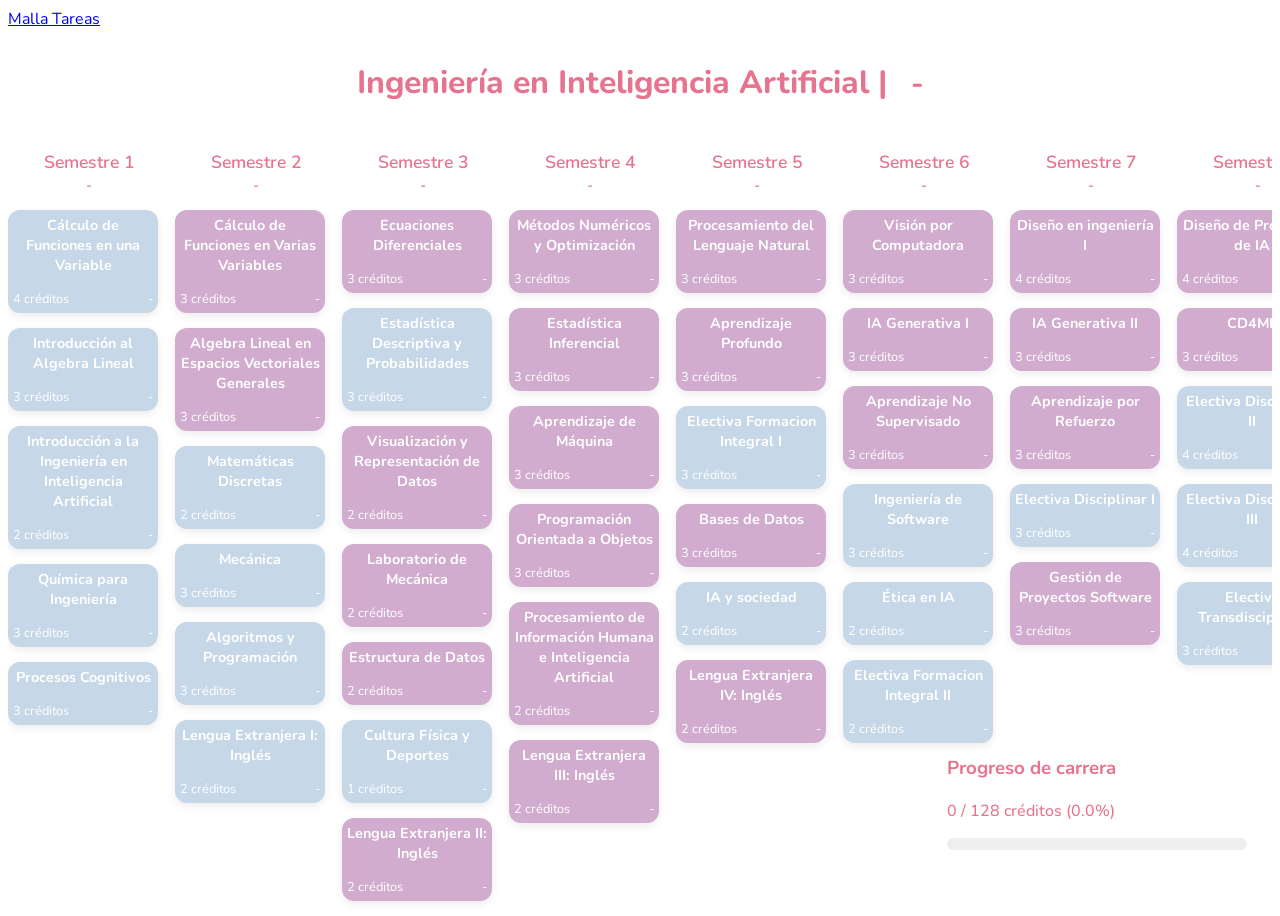
<file: index.html>
<!DOCTYPE html>
<html>

<nav>

<a href="index.html">
Malla
</a>


<a href="tareas.html">
Tareas
</a>

</nav>

<head>
    <title>StudyIA</title>
    <link rel="stylesheet" href="css/style.css">

    <link rel="preconnect" href="https://fonts.googleapis.com">
    <link rel="preconnect" href="https://fonts.gstatic.com" crossorigin>

    <link href="https://fonts.googleapis.com/css2?family=Nunito:wght@400;700;750&display=swap" rel="stylesheet">
</head>

<body>

    <header class="encabezado">

    <h1>
        Ingeniería en Inteligencia Artificial
        <span>|</span>
        <span id="promedio-acumulado" class="promedio-general">
            -
        </span>
    </h1>

    </header>


    <main>
        <div class="contenedor-malla">

            <div id="malla"></div>

            <div class="progreso-container">

                <h3>Progreso de carrera</h3>
                <p id="creditos-progreso">
                    -
                </p>

                <div class="barra-progreso">
                    <div id="barra"></div>
                </div>

            </div>

        </div>
    </main>


<script src="js/materias.js"></script>
<script src="js/script.js"></script>

<div id="modal" class="oculto">

    <div class="contenido-modal">

        <button id="cerrarModal" class="cerrar">
            ✕
        </button>

        <h2 id="nombreMateria"></h2>

        <input id="notaInput" type="number" min="0" max="5" step="0.1">

        <div class="botones-modal">

            <button id="guardarNota">
                Guardar
            </button>

            <button id="borrarNota">
                Borrar
            </button>

        </div>

    </div>

</div>

</body>
</html>
</file>
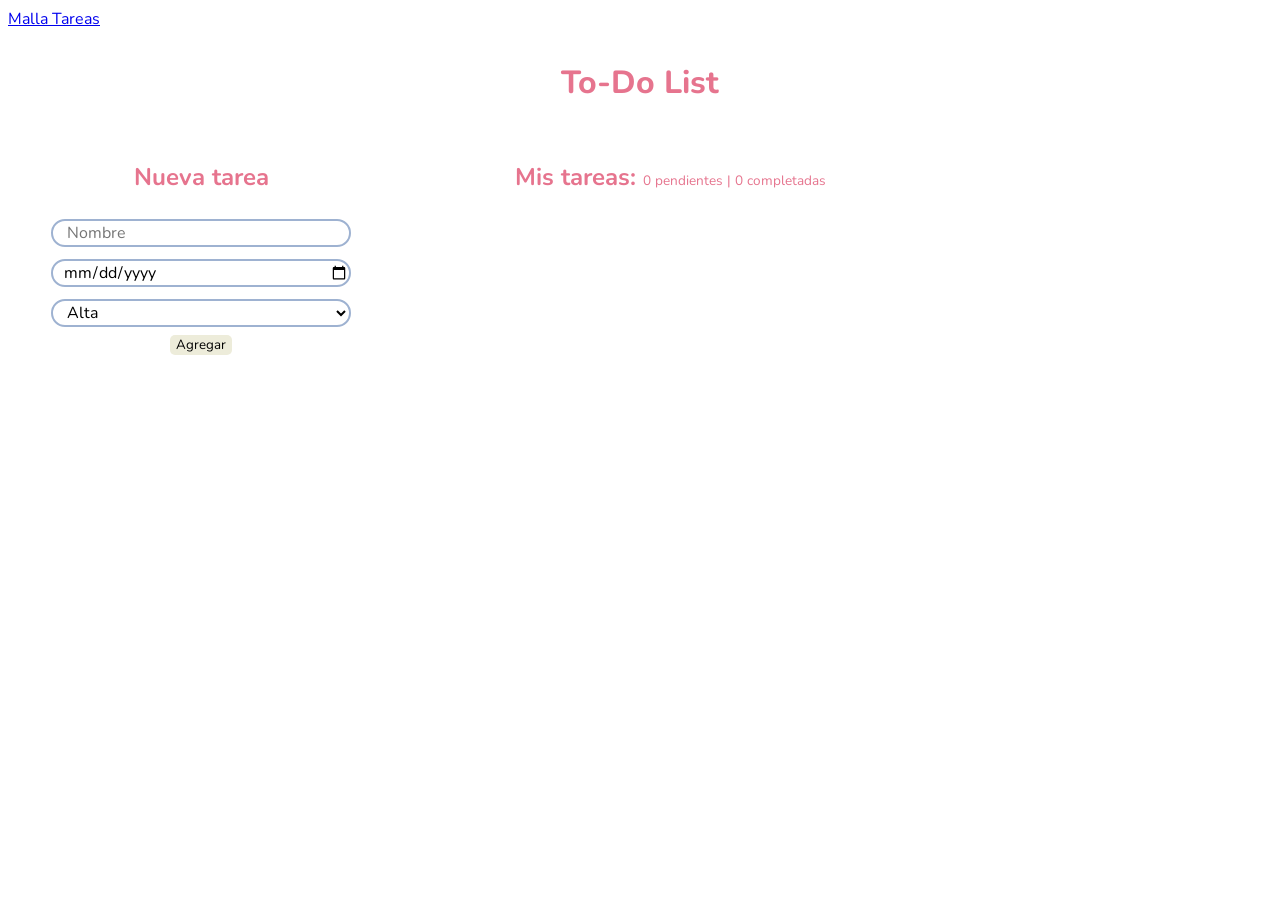
<file: tareas.html>
<!DOCTYPE html>
<html lang="es">
<nav>

<a href="index.html">
Malla
</a>


<a href="tareas.html">
Tareas
</a>

</nav>

<head>

    <meta charset="UTF-8">
    <meta name="viewport" content="width=device-width, initial-scale=1.0">

    <title>StudyIA - Tareas</title>

    <link rel="stylesheet" href="css/style.css">

    <link rel="preconnect" href="https://fonts.googleapis.com">
    <link rel="preconnect" href="https://fonts.gstatic.com" crossorigin>

    <link href="https://fonts.googleapis.com/css2?family=Nunito:wght@400;700;750&display=swap" rel="stylesheet">

</head>


<body>


<header class="encabezado">

    <h1>
        To-Do List
    </h1>

</header>


<main>

    <section class="zona-tareas">


        <div class="crear-tarea">

            <h2>
                Nueva tarea
            </h2>


            <input 
                id="tituloTarea"
                type="text"
                placeholder=" Nombre"
            >


            <input 
                id="fechaTarea"
                type="date"
            >


            <select id="prioridadTarea">

                <option value="alta">
                    Alta
                </option>

                <option value="media">
                    Media
                </option>

                <option value="baja">
                    Baja
                </option>

            </select>


            <button id="agregarTarea">
                Agregar
            </button>


        </div>

        <div class="lista-tareas">

            <h2>
                Mis tareas: <span id="contadorTareas" class="contador-tareas"></span>
            </h2>


            <div id="listaTareas">

            </div>

        </div>
        
    </section>

    <div id="modalEditar" class="oculto">

        <div class="contenido-modal-editar">

            <h2 class="titulo-editar">
                Editar tarea
            </h2>

            <input 
            id="editarTitulo"
            class="input-editar"
            type="text">


            <input 
            id="editarFecha"
            class="input-editar"
            type="date">


            <select 
            id="editarPrioridad"
            class="select-editar">

                <option value="alta">
                    Alta
                </option>

                <option value="media">
                    Media
                </option>

                <option value="baja">
                    Baja
                </option>

            </select>


            <div class="botones-modal-editar">

                <button id="guardarEdicion">
                    Guardar
                </button>


                <button id="cancelarEdicion">
                    Cancelar
                </button>

            </div>


        </div>

    </div>

</main>

<script src="js/tareas.js"></script>

</body>

</html>
</file>
<file: css/style.css>
* {
    font-family: "Nunito", sans-serif;
}

.materia {
    width: 140px;
    min-height: 20px;
    height: auto;
    border-radius: 12px;
    color: white;
    padding: 5px;
    margin-bottom: 15px;
    overflow: hidden;
    
    box-shadow: 0 3px 8px rgba(0,0,0,0.08);
    transition: transform 0.2s ease, box-shadow 0.2s ease;

    display: flex;
    flex-direction: column;
    justify-content: center;
    align-items: center;
}

.materia h3 {
    text-align: center;
    text-align: center;
    font-size: 0.9rem;
    font-weight: 700;
    margin: 0;
    overflow-wrap: break-word;
}

.info-materia {
    width: 100%;
    display: flex;
    justify-content: space-between;
    margin-top: 15px;
    font-size: 0.8rem;
    font-weight: 400;
}

.materia:hover {
    transform: translateY(-5px);
    box-shadow: 0 8px 15px rgba(0,0,0,0.12);
}

.aprobada {
    background-color: #F3AAB5;
}

.desbloqueada {
    background-color: #C6D7E7;
}


.bloqueada {
    background-color: #D1ACCE;
}

.repetir {
    background-color: #9DACC9;
}

#malla {
    display: flex;
    gap: 5px;
    overflow-x: auto;
    padding: 0px;
    align-items: flex-start;
}


.semestre {
    min-width: 162px;
    align-self: flex-start;
}


.semestre h2 {
    text-align: center;
    margin-bottom: 1px;
    font-size: 1.1rem;
    font-weight: 600;
    color:#E6748E;
}

.promedio-semestre {
    text-align: center;
    margin-top: 0;
    margin-bottom: 15px;
    font-size: 0.9rem;
    font-weight: 600;
    color:#E6748E;
}

.encabezado {
    display: flex;
    justify-content: center;
    align-items: center;
    padding: 10px;
}

.encabezado h1 {
    font-size: 2rem;
    font-weight: 750;
    color: #E6748E;
}

.promedio-general {
    margin-left: 15px;
    font-weight: 750;
    font-size: 1.8rem;
}

.oculto{
    display:none !important;
}


#modal{
    position:fixed;
    inset:0;
    display:flex;
    justify-content:center;
    align-items:center;
    z-index: 1000;
}

.contenido-modal{
    width: 390px;
    height: 180px;
    background: white;    

    border: 2px solid #E6748E;
    border-radius: 30px;

    position: relative;

    display: flex;
    flex-direction: column;
    align-items: center;
    justify-content: center;
    box-shadow: 0 8px 25px rgba(0,0,0,0.08);

}

.cerrar{
    position:absolute;
    top:15px;
    right:15px;
    border:none;
    background:none;
    font-size: 1rem;
    font-weight: 750;
    color: #9EB2D1;
    cursor:pointer;
}

#nombreMateria {

    color: #9EB2D1;
    font-size: 1.5rem;
    font-weight: 800;
    text-align: center;
    margin-bottom: 15px;
    margin-top: 28px;
}

#notaInput {

    width: 160px;
    height: 25px;
    border-radius: 20px;
    border: 2px solid #9EB2D1;
    background: transparent;
    text-align: center;
    font-size: 1rem;
    outline: none;
}

.botones-modal {
    width: 70%;
    display: flex;
    justify-content: space-between;
    margin-top: 8px;
    margin-bottom: 10px;
}

.botones-modal button {
    border: none;
    background: transparent;
    color: #E6748E;
    font-size: 1.2rem;
    font-weight: 750;
    cursor: pointer;
}

.animar-modal {
    animation: aparecerModal 0.45s cubic-bezier(0.22,1,0.36,1);
}

@keyframes aparecerModal {

    from {
        opacity: 0;
        transform: translateY(20px);
    }

    to {
        opacity: 1;
        transform: translateY(0);
    }

}


.barra-progreso{
    width: 100%;
    height: 12px;
    background-color: #eee;
    border-radius: 10px;
    overflow: hidden;
}


#barra{
    height: 100%;
    width: 0%;
    background-color: #E6748E;
    transition: width 0.5s;
}

.contenedor-malla{
    position: relative;
}


.progreso-container{
    width: 300px;
    margin-left: auto;
    margin-right: 25px;
    margin-top: -180px;
    position: relative;
    z-index: 2;
    color: #E6748E;
    font-weight: 500;
}

.animacion-aprobada {
    animation: aprobar 0.6s ease;
}


@keyframes aprobar {

    0% {
        transform: scale(1);
    }

    40% {
        transform: scale(1.12);
    }

    100% {
        transform: scale(1);
    }

}


.tarjeta-inner {
    position: relative;
    width: 100%;
    height: 100%;
    transition: transform 0.6s ease;
    transform-style: preserve-3d;
}


.materia:hover .tarjeta-inner {
    transform: rotateY(180deg);
}


.frente,
.atras {
    width: 100%;
    height: 100%;
    backface-visibility: hidden;
    border-radius: 12px;
}


.frente {
    position: relative;
    z-index: 2;
}


.atras {
    position: absolute;
    top: 0;
    left: 0;
    transform: rotateY(180deg);

    display: flex;
    flex-direction: column;
    justify-content: center;
    align-items: center;

    text-align: center;
    padding: 0px;
    overflow-wrap: break-word;
    font-size: 0.75rem;
    font-weight: 700;
}


.atras h3,
.atras p {
    margin: 0px 0;
}

/* TO-DO LIST */

.zona-tareas{
    display:grid;
    grid-template-columns: 30% 60%;
    gap:10%;
    margin:5px;
    color:#E6748E;

}



.crear-tarea{
    align-items:center;
    display:flex;
    flex-direction:column;
}

.lista-tareas{
    align-items:stretch;
}



.crear-tarea input,
.crear-tarea select{
    width:300px;
    margin:6px;
    border: 2px solid #9EB2D1;
    border-radius: 20px;
    background: transparent;
    font-size: 1rem;
    outline: none;
    padding-left: 10px;
    box-sizing: border-box;
}



#listaTareas{
    align-items:right;
    padding-left: 0px;
    border-radius: 20px;
    width:100%;
}

#agregarTarea{
    margin-top: 2px;
    background: transparent;
    border: transparent;
    border-radius: 5px;
    background-color: #EDECDA;
}


.tarea{
    display:grid;
    grid-template-columns: 1fr 1fr 1fr;
    align-items:center;
    width:100%;
    padding:5px 12px;
    margin-bottom:10px;
    border-radius:15px;
    box-sizing:border-box;
    color:white;
}

.nombre-tarea {
    text-align:center;
    font-weight:bold;
}

.fecha-tarea,
.prioridad-tarea{
    text-align:center;
}

.tarea h3{
    margin:0;
}


.tarea p{
    margin:0;
}


.botones-tarea{
    grid-column:1 / 4;
    display:flex;
    justify-content:center;
    gap:15px;
    margin-top:5px;
    font-size:0.7rem;
}

.botones-tarea button{
    background-color:#EDECDA;
    border:none;
    border-radius:10px;
    padding:5px 15px;
    cursor:pointer;
}

.tarea.alta{
    background-color:#9DACC9;
}


.tarea.media{
    background-color:#F3AAB5;
}


.tarea.baja{
    background-color:#C6D7E7;
}

.terminada {
    opacity: 0.4;
}

.tarea {
    transition: opacity 0.3s ease;
}

.contador-tareas{
    font-size: 0.85rem;
    font-weight: normal;
}

#modalEditar{
    position:fixed;
    inset:0;
    display:flex;
    justify-content:center;
    align-items:center;
    z-index:1000;
}

.contenido-modal-editar{

    width:390px;
    height:260px;
    background:white;
    border:2px solid #E6748E;
    border-radius:30px;
    display:flex;
    flex-direction:column;
    align-items:center;
    justify-content:center;
    gap:8px;
    box-shadow:0 8px 25px rgba(0,0,0,0.08);
}

.titulo-editar{
    color:#D1ACCE;
    font-size:1.5rem;
    font-weight:800;
    text-align:center;
}

.input-editar{
    width:220px;
    height:30px;
    border-radius:20px;
    border:2px solid #D1ACCE;
    background:transparent;
    text-align:center;
    font-size:1rem;
    outline:none;
}

.select-editar{
    width:220px;
    height:35px;
    border-radius:20px;
    border:2px solid #D1ACCE;
    background:white;
    text-align:center;
}

.botones-modal-editar{
    width:70%;
    display:flex;
    justify-content:space-between;
    margin-top:10px;
}

.botones-modal-editar button{
    border:none;
    background:transparent;
    color:#E6748E;
    font-size:1.1rem;
    font-weight:750;
    cursor:pointer;
}
</file>
